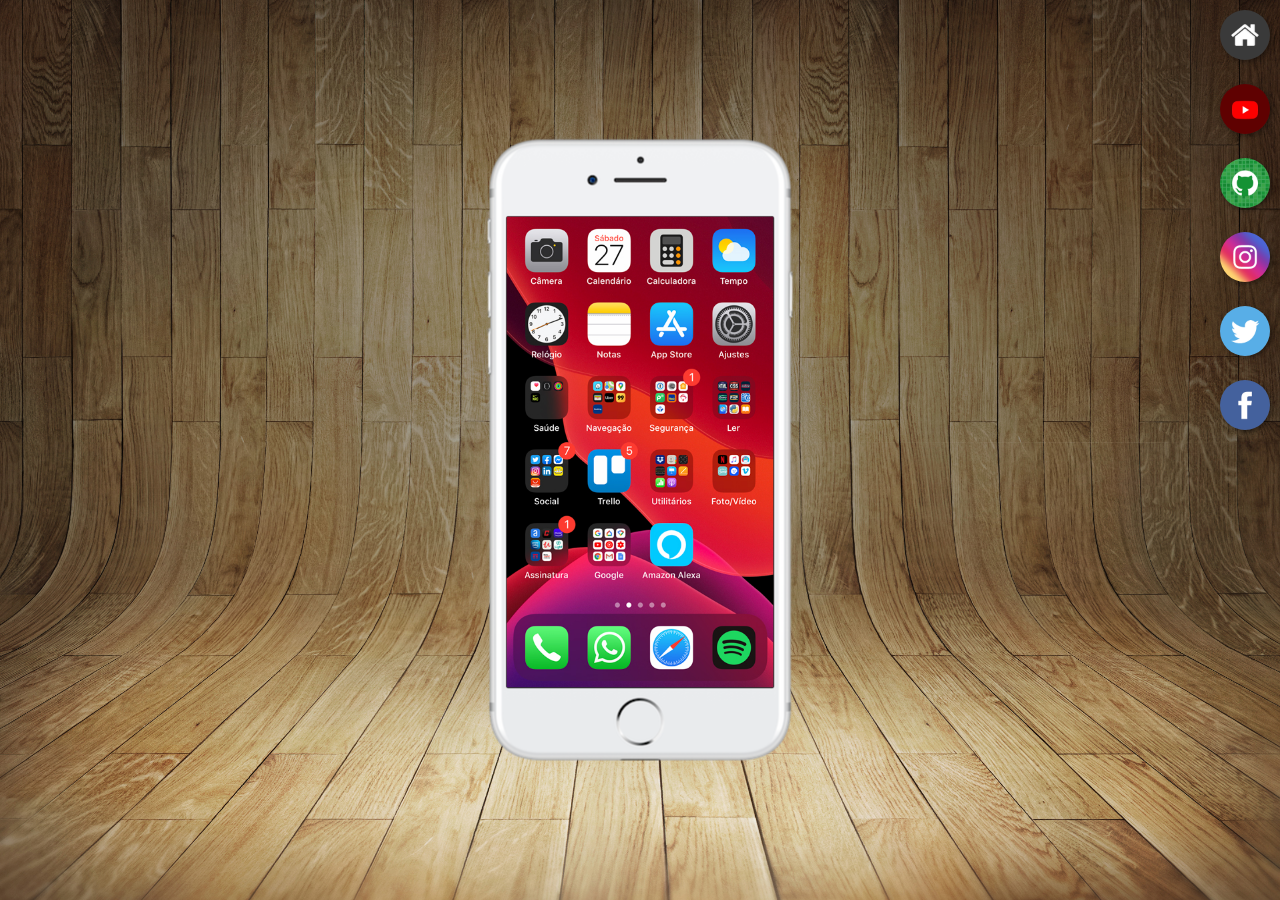
<file: index.html>
<!DOCTYPE html>
<html lang="pt-br">
<head>
    <meta charset="UTF-8">
    <meta name="viewport" content="width=device-width, initial-scale=1.0">
    <title>Redes Scociais</title>
    <link rel="stylesheet" href="estilo/style.css">
</head>
<body>
    <main>
        <section id="telefone">
         <iframe src="home.html" name="tela" id="tela" frameborder="0"></iframe>
        </section>

        <section id="redes-sociais">
            <a href="home.html" target="tela"><img src="imagens/logo-home.jpg" alt="home"></a> <br>
            <a href="youtube.html" target="tela"><img src="imagens/logo-youtube.jpg" alt="youtube"></a> <br>
            <a href="github.html" target="tela"><img src="imagens/logo-github.jpg" alt="github"></a> <br>
            <a href="#" target="tela"><img src="imagens/logo-instagram.jpg" alt="instagram"></a> <br>
            <a href="#" target="tela"><img src="imagens/logo-twitter.jpg" alt="twitter"></a> <br>
            <a href="#" target="tela"><img src="imagens/logo-facebook.jpg" alt="facebook"></a>
        </section>
    </main>
</body>
</html>
</file>
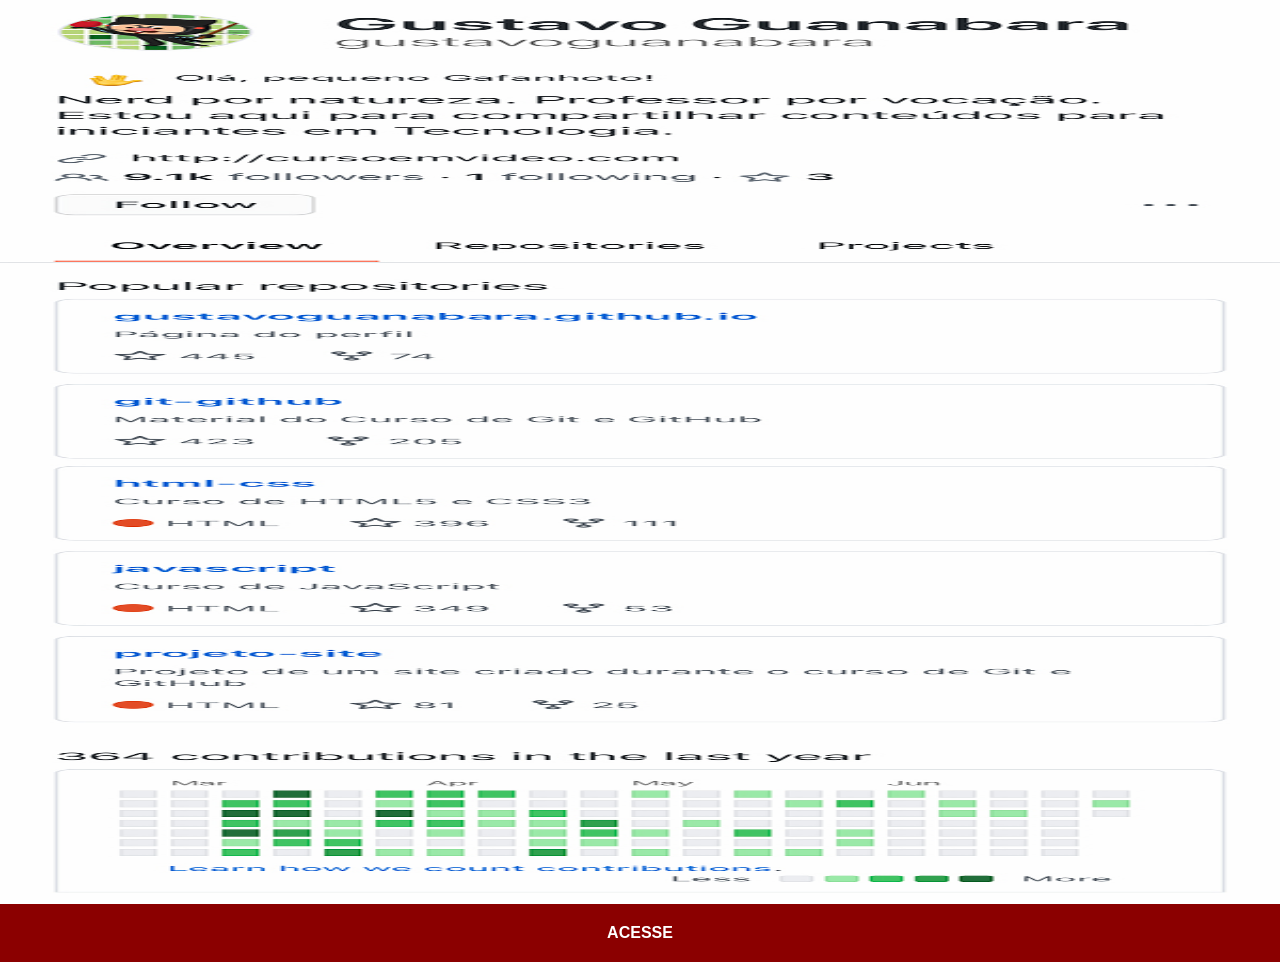
<file: github.html>
<!DOCTYPE html>
<html lang="pt-br">
<head>
    <meta charset="UTF-8">
    <meta name="viewport" content="width=device-width, initial-scale=1.0">
    <title>Github</title>
    <link rel="stylesheet" href="estilos/social.css">
</head>
<body>
    <img src="imagens/tela-github.jpg" alt="github">
    <a href="https://github.com/Coelho-Neto">ACESSE</a>
</body>
</html>
</file>
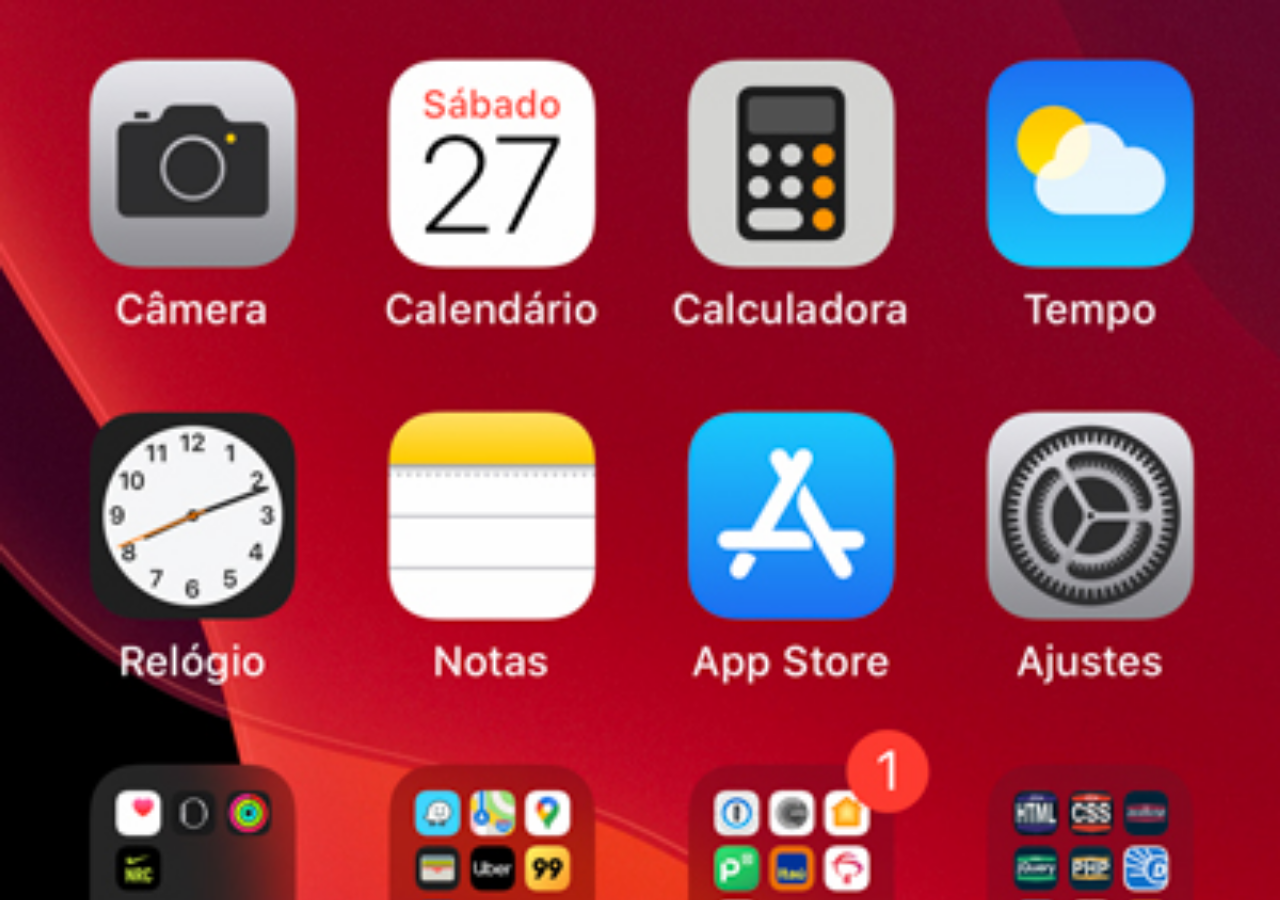
<file: home.html>
<!DOCTYPE html>
<html lang="pt-br">
<head>
    <meta charset="UTF-8">
    <meta name="viewport" content="width=device-width, initial-scale=1.0">
    <title>home</title>
    <style>
        *{
            margin: 0;
            padding: 0;
        }

        body{
            height: 100vh;
            width: 100vw;
            background: black url('imagens/tela-home.jpg') no-repeat top center;
            background-size: cover;
        }
    </style>
</head>
<body>
    
</body>
</html>
</file>
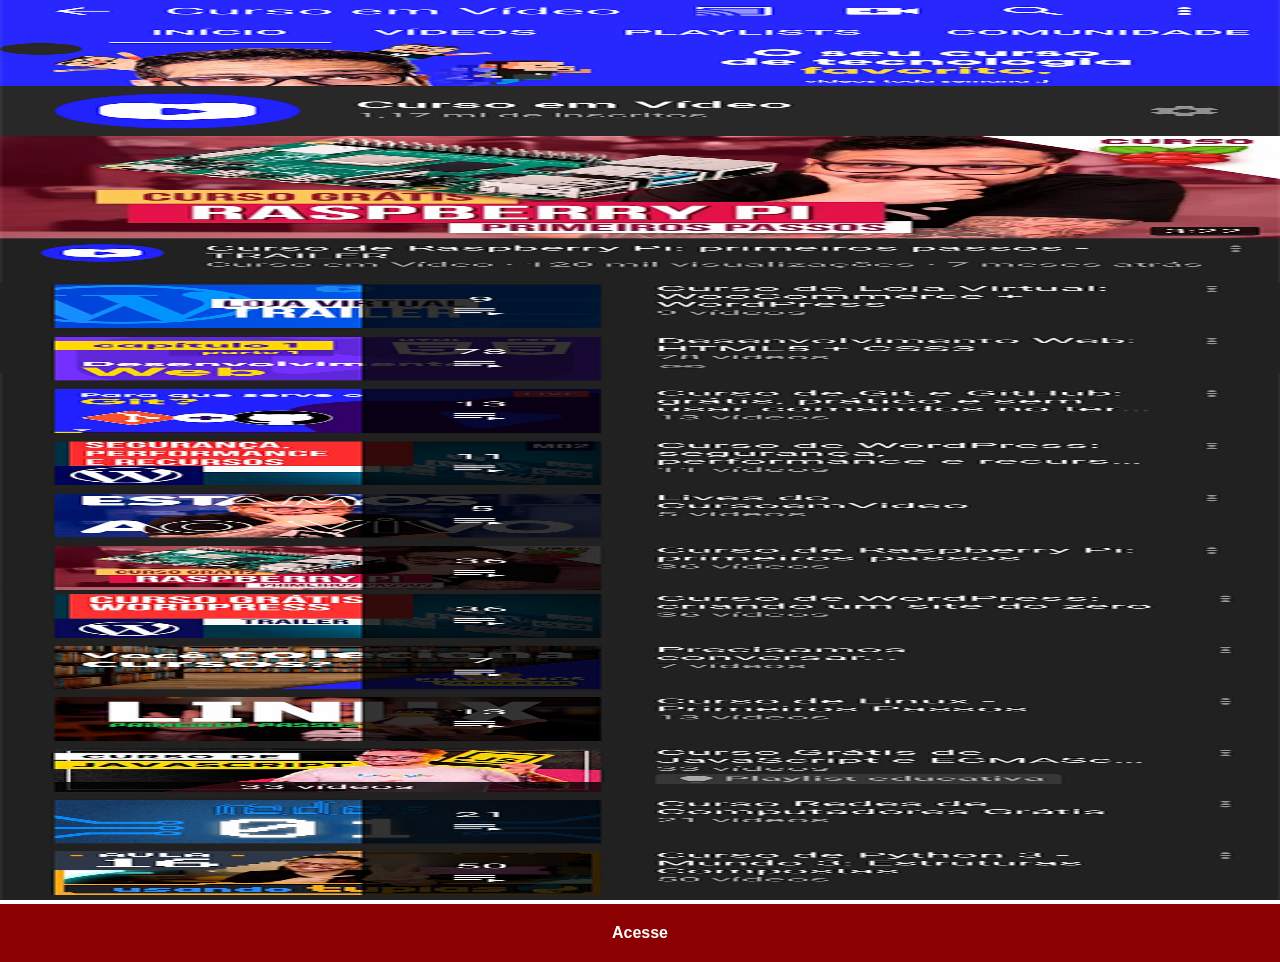
<file: youtube.html>
<!DOCTYPE html>
<html lang="pt-br">
<head>
    <meta charset="UTF-8">
    <meta name="viewport" content="width=device-width, initial-scale=1.0">
    <title>Youtube</title>
    <link rel="stylesheet" href="estilos/social.css">

</head>
<body>
    <img src="imagens/tela-youtube.png" alt="youtube">
    <a href="https://www.youtube.com/@cursoemvideo" target="_blank">Acesse</a>
</body>
</html>
</file>
<file: estilo/style.css>
*{
    margin: 0;
    padding: 0;
    font-family: Arial, Helvetica, sans-serif;
}

html,body{
 height: 100vh;
 width: 100vw;
 background-color: black;
}

body{
    background: url(../imagens/fundo-madeira.jpg) no-repeat top center;
    background-size: cover;
    background-attachment: fixed;
}

main{
    height: 100vh;
    position: relative;
}

section#telefone{
    height: 627px;
    width: 311px;
    position: absolute;
    top: 50%;
    left: 50%;
    transform: translate(-50%,-50%);
    background: url(../imagens/frame-iphone.png) no-repeat;
}

iframe#tela{
    position: relative;
    top: 80px;
    left: 22px;
    width: 267px;
    height: 471px;
}

section#redes-sociais img{
width: 50px;
margin: 10px;
border-radius: 50%;
box-shadow: 2px 2px 5px rgba(0, 0, 0, 0.400);
box-sizing: border-box;
}

section#redes-sociais{
    text-align: right;
}

section#redes-sociais img:hover{
  border: 2px solid rgba(255, 255, 255, 0.61);
  transform: translate(0,-4px);
  box-shadow: 5px 5px 10px rgba(0, 0, 0, 0.527);
  transition: transform 0.5s, border 0.6s;
}
</file>
<file: estilos/social.css>
*{
            margin: 0px;
            padding: 0px;
            font-family: Arial, Helvetica, sans-serif;
        }

             ::-webkit-scrollbar{
              width: 0px;
              height: 0px;
             }

      img{
        width: 100vw;
        height: 100vh ;
      }

      a{
         display: block;
         background-color: darkred;
         padding: 20px;
         text-align: center;
         font-weight: bolder;
         text-decoration: none;
         color: white;
      }

      a:hover{
        background-color: red;
      }
</file>
